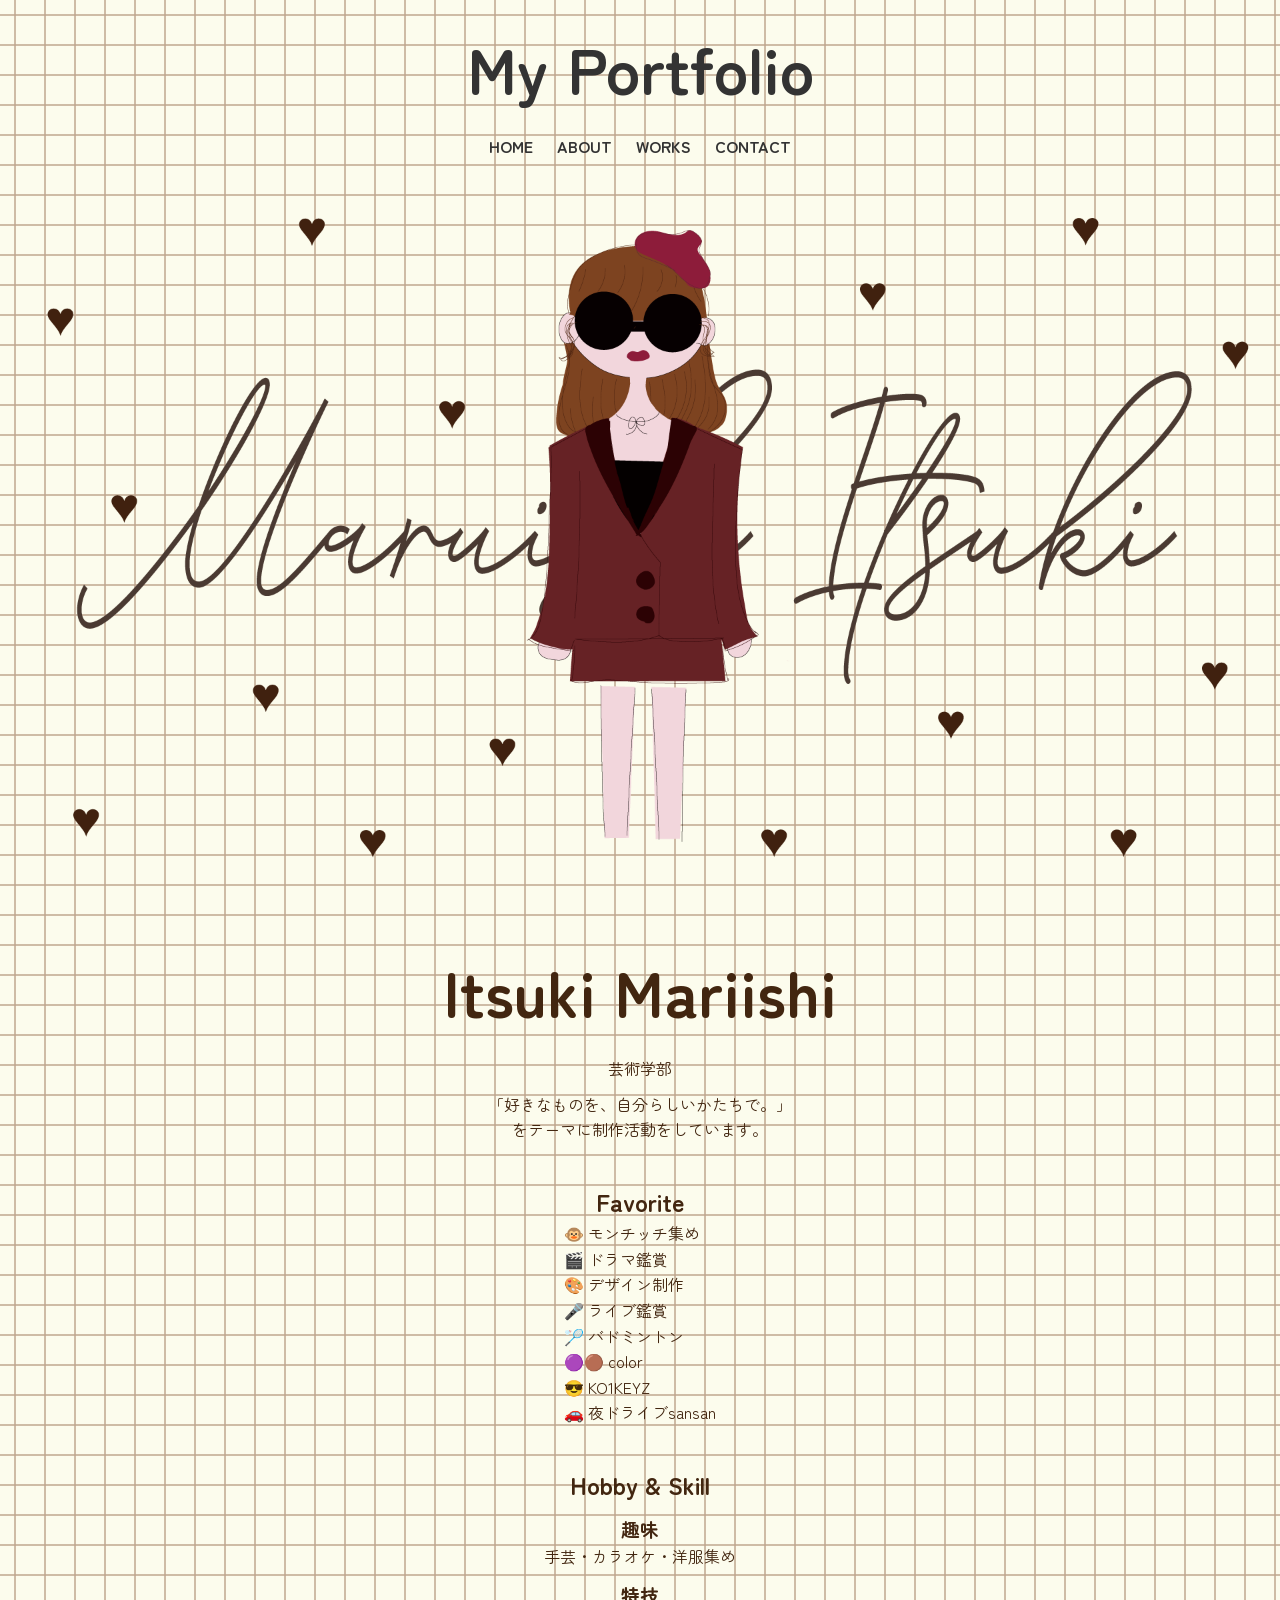
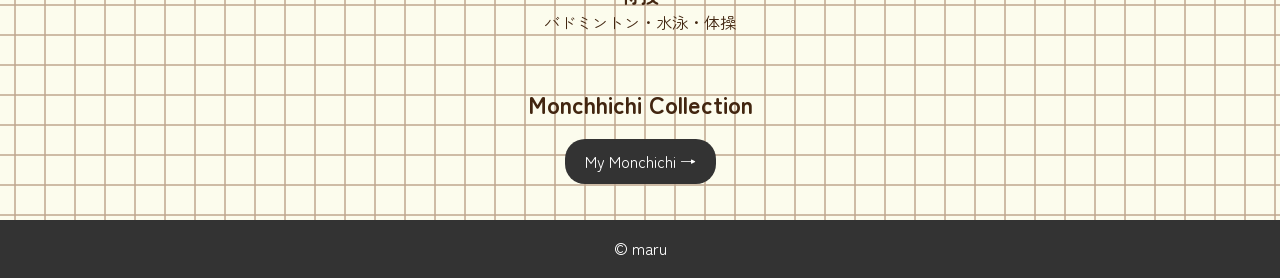
<file: about.html>
<!DOCTYPE html>
<html lang="ja">

<head>
	<meta charset="UTF-8">
	<meta name="viewport" content="width=device-width, initial-scale=1.0">
	<title>ABOUT | Single Column Web Page</title>
	<link rel="stylesheet" href="style.css">
	<link rel="preconnect" href="https://fonts.googleapis.com">
	<link rel="preconnect" href="https://fonts.gstatic.com" crossorigin>
	<link href="https://fonts.googleapis.com/css2?family=Zen+Maru+Gothic&display=swap" rel="stylesheet">
</head>

<body id="about">
	<div id="wrap">
		<header>
			<h1><a href="index.html">My Portfolio</a></h1>

			<input type="checkbox" id="navBtn">  
			<label for="navBtn" class="open"><span></span></label>

			<nav>
				<ul>
					<li><a href="index.html">HOME</a></li>
					<li><a href="about.html">ABOUT</a></li>
					<li><a href="works.html">WORKS</a></li>
					<li><a href="contact.html">CONTACT</a></li>
				</ul>
			</nav>
			<picture>
				<source media="(max-width: 599px)" srcset="images/gry-s.png">
				<source media="(min-width: 600px)" srcset="images/gry-p.png">
				<img src="images/gry-p.png" alt="メインビジュアル">
			</picture>
		</header>

		<main>
			<section class="about-content">
				<div>
					<h2>Itsuki Mariishi</h2>
					<p>芸術学部</p>
					<p style="margin-top: 10px;">
						「好きなものを、自分らしいかたちで。」<br>
						をテーマに制作活動をしています。
					</p>
				</div>
			</section>

			<section>
				<h2>Favorite</h2>
				<ul>
					<li>🐵 モンチッチ集め</li>
					<li>🎬 ドラマ鑑賞</li>
					<li>🎨 デザイン制作</li>
					<li>🎤 ライブ鑑賞</li>
					<li>🏸 バドミントン</li>
					<li>🟣🟤 color</li>
					<li>😎 KO1KEYZ</li>
					<li>🚗 夜ドライブsansan</li>
				</ul>
			</section>

			<section>
				<h2>Hobby & Skill</h2>
				<div class="card">
					<h3>趣味</h3>
					<p>手芸・カラオケ・洋服集め</p>
				</div>
				<div class="card">
					<h3>特技</h3>
					<p>バドミントン・水泳・体操</p>
				</div>
			</section>

			<section style="text-align: center;">
				<h2>Monchhichi Collection</h2>
				<a href="monchhichi.html" class="collection-btn" style="display: inline-block; margin-top: 15px; padding: 10px 20px; background: #333; color: #fff; border-radius: 20px;">
					My Monchichi →
				</a>
			</section>
		</main>

		<footer>
			<p>© maru </p>
		</footer>
	</div>
</body>

</html>
</file>
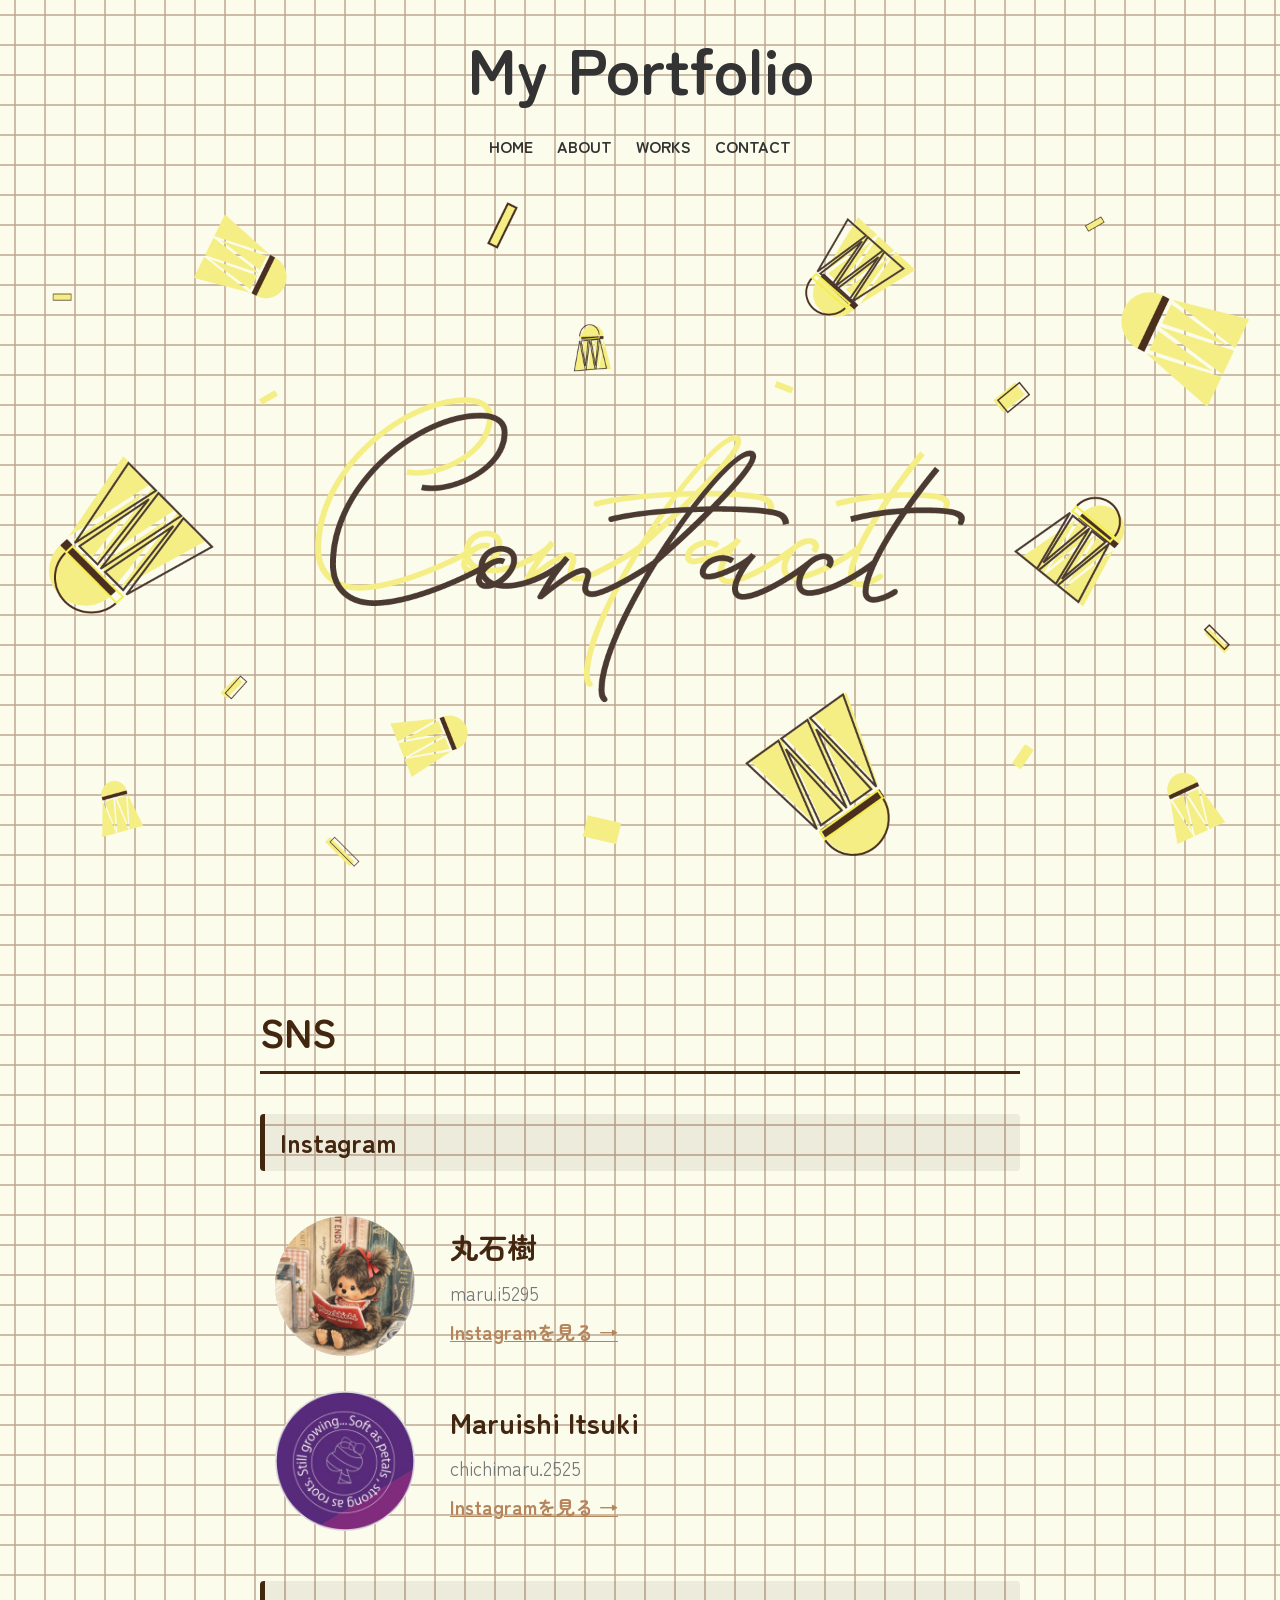
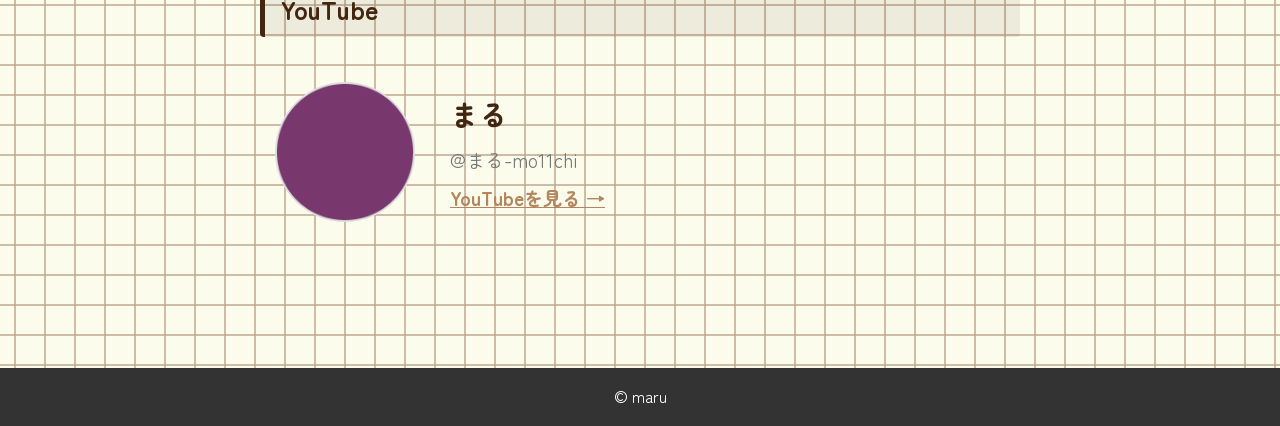
<file: contact.html>
<!DOCTYPE html>
<html lang="ja">

<head>
	<meta charset="UTF-8">
	<meta name="viewport" content="width=device-width, initial-scale=1.0">
	<title>CONTACT | Single Column Web Page</title>
	<link rel="stylesheet" href="style.css">
	<link rel="preconnect" href="https://fonts.googleapis.com">
<link rel="preconnect" href="https://fonts.gstatic.com" crossorigin>
<link href="https://fonts.googleapis.com/css2?family=Zen+Maru+Gothic&display=swap" rel="stylesheet">
</head>

<body id="contact">
	<div id="wrap">
	<header>
		<h1><a href="index.html">My Portfolio</a></h1>

		<input type="checkbox" id="navBtn">  
		<label for="navBtn" class="open"><span></span></label>

		<nav>
			<ul>
				<li><a href="index.html">HOME</a></li>
				<li><a href="about.html">ABOUT</a></li>
				<li><a href="works.html">WORKS</a></li>
				<li><a href="contact.html">CONTACT</a></li>
			</ul>
		</nav>
		<picture>
		  <source media="(max-width: 599px)" srcset="images/bam-s.png">
		  <source media="(min-width: 600px)" srcset="images/bam-p.png">
		  <img src="images/bam-p.png" alt="メインビジュアル">
		</picture>
	</header>

			<main>
		<section class="sns-section">
			<h2>SNS</h2>
			<div class="sns-container">
				
				<!-- インスタのグループ -->
				<div class="sns-group">
					<h3 class="sns-type-title">Instagram</h3>
					
					<!-- インスタ1つ目 -->
					<div class="sns-item">
						<div class="sns-icon">
							<img src="images/mon.png" alt="Instagram 1">
						</div>
						<div class="sns-info">
							<h4>丸石樹</h4>
							<p class="account-id">maru.i5295</p>
							<a href="https://instagram.com/maru.i5295" target="_blank" class="sns-link">Instagramを見る →</a>
						</div>
					</div>

					<!-- インスタ2つ目 -->
					<div class="sns-item">
						<div class="sns-icon">
							<img src="images/chi.png" alt="Instagram 2">
						</div>
						<div class="sns-info">
							<h4>Maruishi Itsuki</h4>
							<p class="account-id">chichimaru.2525</p>
							<a href="https://instagram.com/chichimaru.2525" target="_blank" class="sns-link">Instagramを見る →</a>
						</div>
					</div>
				</div>

				<!-- YouTubeのグループ -->
				<div class="sns-group">
					<h3 class="sns-type-title">YouTube</h3>
					
					<!-- YouTube -->
					<div class="sns-item">
						<div class="sns-icon">
							<img src="images/mur.png" alt="YouTube">
						</div>
						<div class="sns-info">
							<h4>まる</h4>
							<p class="account-id">@まる-mo11chi</p>
							<a href="https://youtube.com/@まる-mo11chi" target="_blank" class="sns-link">YouTubeを見る →</a>
						</div>
					</div>
				</div>

			</div>
		</section>
	</main>

	<footer>
		<p>© maru </p>
	</footer>
</div>
</body>

</html>
</file>
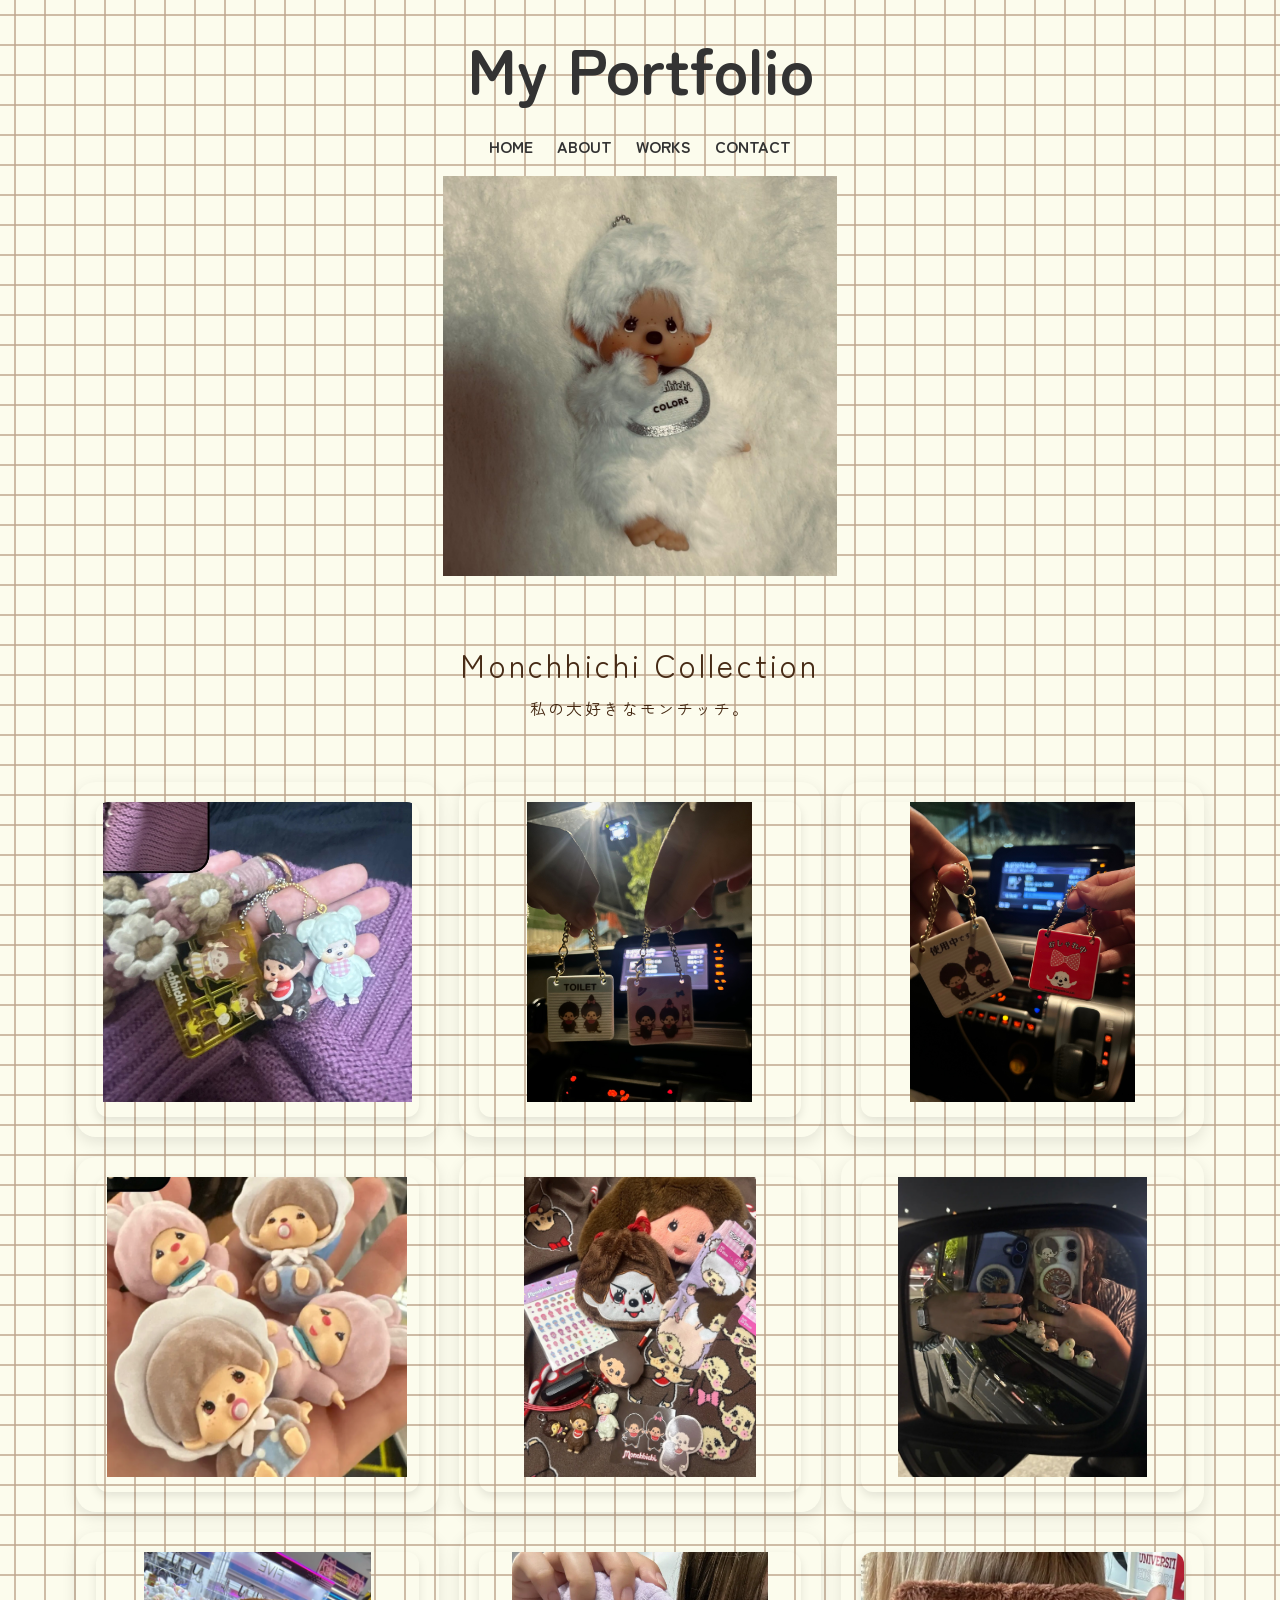
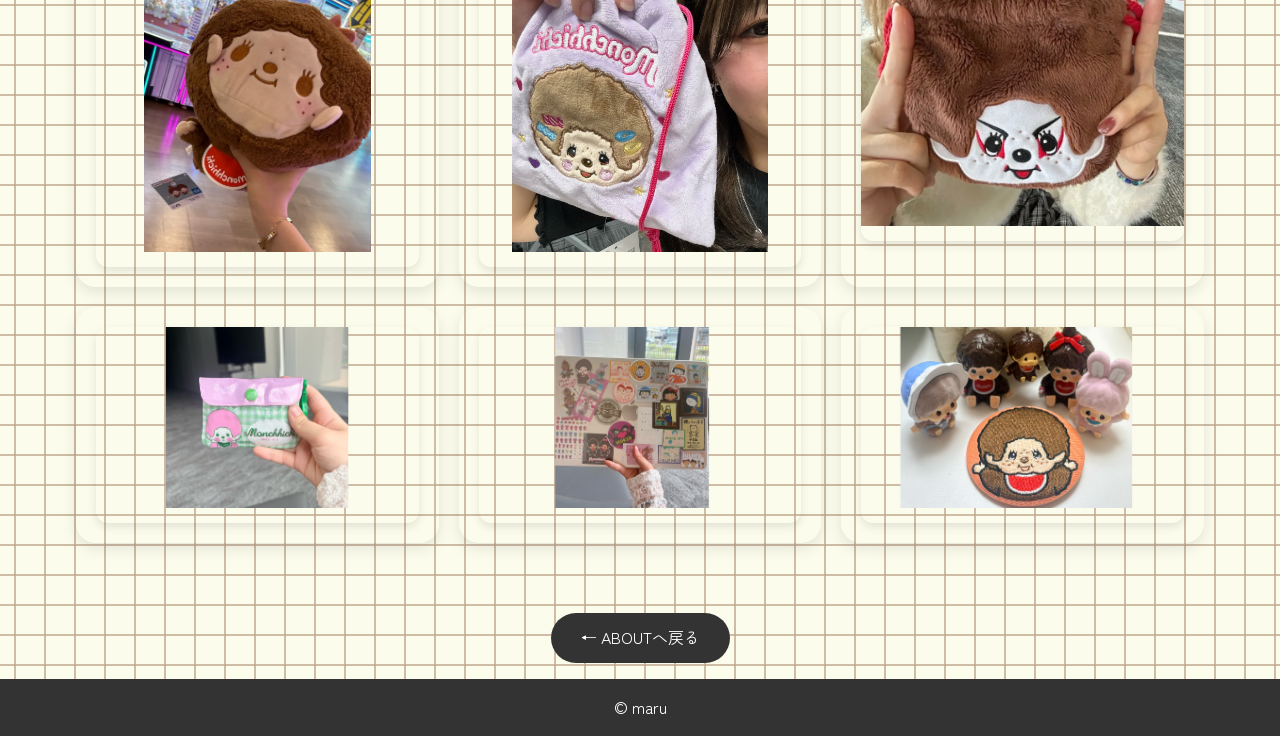
<file: monchhichi.html>
<!DOCTYPE html>
<html lang="ja">

<head>
  <meta charset="UTF-8">
  <meta name="viewport" content="width=device-width, initial-scale=1.0">
  <title>MONCHHICHI COLLECTION</title>
  <link rel="stylesheet" href="style.css">
  <link rel="preconnect" href="https://fonts.googleapis.com">
<link rel="preconnect" href="https://fonts.gstatic.com" crossorigin>
<link href="https://fonts.googleapis.com/css2?family=Zen+Maru+Gothic&display=swap" rel="stylesheet">
</head>

<body id="monchhichi">

<div id="wrap">

  <header>

    <h1><a href="index.html">My Portfolio</a></h1>

    <input type="checkbox" id="navBtn">
    <label for="navBtn" class="open"><span></span></label>

    <nav>
      <ul>
        <li><a href="index.html">HOME</a></li>
        <li><a href="about.html">ABOUT</a></li>
        <li><a href="works.html">WORKS</a></li>
        <li><a href="contact.html">CONTACT</a></li>
      </ul>
    </nav>

    <picture>
      <source media="(max-width: 599px)" srcset="images/IMG_8203.jpeg">
      <source media="(min-width: 600px)" srcset="images/IMG_8203.jpeg">
      <img src="images/IMG_8203.jpeg" alt="モンチッチコレクション">
    </picture>

  </header>

  <main>

    <section class="intro">
      <h2>Monchhichi Collection</h2>
      <p>私の大好きなモンチッチ。</p>
    </section>

    <section class="container">

      <div class="mon-card">
        <a href="images/IMG_0868.jpeg" target="_blank">
          <img src="images/IMG_0868.jpeg" alt="モンチッチ1">
        </a>
      </div>

      <div class="mon-card">
        <a href="images/IMG_2882.jpeg" target="_blank">
          <img src="images/IMG_2882.jpeg" alt="モンチッチ2">
        </a>
      </div>

      <div class="mon-card">
        <a href="images/IMG_2885.jpeg" target="_blank">
          <img src="images/IMG_2885.jpeg" alt="モンチッチ3">
        </a>
      </div>

      <div class="mon-card">
        <a href="images/IMG_7412.png" target="_blank">
          <img src="images/IMG_7412.png" alt="モンチッチ4">
        </a>
      </div>

      <div class="mon-card">
        <a href="images/IMG_8315.jpeg" target="_blank">
          <img src="images/IMG_8315.jpeg" alt="モンチッチ4">
        </a>
      </div>

      <div class="mon-card">
        <a href="images/IMG_8316.jpeg" target="_blank">
          <img src="images/IMG_8316.jpeg" alt="モンチッチ4">
        </a>
      </div>

      <div class="mon-card">
        <a href="images/IMG_8317.jpeg" target="_blank">
          <img src="images/IMG_8317.jpeg" alt="モンチッチ4">
        </a>
      </div>

      <div class="mon-card">
        <a href="images/IMG_8318.jpeg" target="_blank">
          <img src="images/IMG_8318.jpeg" alt="モンチッチ4">
        </a>
      </div>

      <div class="mon-card">
        <a href="images/IMG_8319.jpeg" target="_blank">
          <img src="images/IMG_8319.jpeg" alt="モンチッチ4">
        </a>
      </div>

      <div class="mon-card">
        <a href="images/003.png" target="_blank">
          <img src="images/003.png" alt="モンチッチ4">
        </a>
      </div>

      <div class="mon-card">
        <a href="images/002.png" target="_blank">
          <img src="images/002.png" alt="モンチッチ4">
        </a>
      </div>

      <div class="mon-card">
        <a href="images/001.png" target="_blank">
          <img src="images/001.png" alt="モンチッチ4">
        </a>
      </div>

    </section>

    <div class="back-btn">
      <a href="about.html">← ABOUTへ戻る</a>
    </div>

  </main>

  <footer>
    <p>© maru </p>
  </footer>

</div>

</body>
</html>
</file>
<file: style.css>
@charset "UTF-8";

* {
  margin: 0;
  padding: 0;
  list-style: none;
  text-decoration: none;
  box-sizing: border-box;
}

img {
  width: 100%;
  height: auto;
  object-fit: contain;
}

body {
  font-family: "Zen Maru Gothic", 'Arial', sans-serif;
  line-height: 1.6;
  color: #422610;
  height: 100%;
  background: url(images/h.png);
}

#wrap {
  display: flex;
  flex-direction: column;
  min-height: 100vh;
  overflow: hidden;
}

/* header */
header {
  position: relative;
}

header h1 {
  text-align: center;
  padding: 1rem;
  font-size: 2rem;
}

header h1 a {
  color: #333;
}

#navBtn {
  display: none;
}

.open {
  cursor: pointer;
  position: absolute;
  top: 10px;
  right: 10px;
  display: block;
  z-index: 100;
  width: 40px;
  height: 40px;
  border: 1px solid #CCC;
  border-radius: 2px;
}

/* humburger button */
.open::before,
.open::after {
  content: "";
}

.open span,
.open::before,
.open::after {
  content: "";
  position: absolute;
  top: 18px;
  left: 30%;
  width: 40%;
  border-bottom: 2px solid #333;
  transition: transform .5s;
}

.open::before {
  transform: translateY(-8px);
}

.open::after {
  transform: translateY(8px);
}

/* close button */
#navBtn:checked + .open {
  background: #555;
}

#navBtn:checked + .open span {
  transform: scaleX(0);
}

#navBtn:checked + .open::before {
  transform: rotate(45deg);
}

#navBtn:checked + .open::after {
  transform: rotate(-45deg);
}

#navBtn:checked + .open span,
#navBtn:checked + .open::before,
#navBtn:checked + .open::after {
  border-bottom-color: #EEE;
}

nav {
  height: 100vh;
  width: 300px;
  position: absolute;
  top: 0;
  right: -300px;
  z-index: 50;
  background-color: rgba(0, 0, 0, .5);
  transition: transform .5s;
}

#navBtn:checked ~ nav {
  display: block;
  transform: translateX(-300px);
}

nav ul {
  list-style: none;
  padding-bottom: 1rem;
  text-align: center;
}

nav ul li {
  margin: 0 10px;
  padding: 10px 0;
}

nav ul li a {
  text-decoration: none;
  font-weight: bold;
  color: #EEE;
}

/* main contents */
main {
  padding: 1rem;
  max-width: 1200px;
  width: 100%;
  margin: 0 auto;
  flex-grow: 1;
}

section {
  padding: 20px;
  width: 100%;
}

.container {
  display: grid;
  grid-template-columns: 1fr;
  gap: 20px;
}

/* footer */
footer {
  background: #333;
  color: #fff;
  text-align: center;
  padding: 1rem;
  width: 100%;
}

/* タブレット用 */
@media all and (min-width: 600px) {
  .container {
    grid-template-columns: 1fr 1fr;
  }
}

/* コンピュータ用 */
@media all and (min-width: 1025px) {
  header h1 {
    font-size: 4rem;
  }

  nav {
    display: block;
    height: auto;
    width: 100%;
    position: static;
    background-color: transparent;
  }
  
  nav ul li {
    display: inline-block;
    padding: 0;
  }

  nav ul li a {
    color: #333;
  }

  #navBtn,
  .open {
    display: none;
  }

  .container {
    grid-template-columns: 1fr 1fr 1fr;
  }
}

/* イントロダクション（文字を中央揃えにする設定） */
.intro {
  display: block;
  background: transparent !important;
  text-align: center;
  padding: 40px 20px; /* 余白を少し調整して見やすくしました */
  width: 100%;
}

.intro h2 {
  font-size: 2rem;
  font-weight: normal;
  line-height: 2;
  letter-spacing: .1em;
  color: #472b16;
  text-align: center;
}

.intro p {
  font-size: 1rem;
  letter-spacing: 0.15em;
  text-align: center;
}

/* モンチッチページ */

.mon-card {
  text-align: center;
  padding: 20px;
  border-radius: 20px;
  box-shadow: 0 5px 15px rgba(0,0,0,.1);
}

.mon-card img {
  width: 100%;
  max-width: 100%;      /* 💡枠いっぱいに広げるか、真ん中に寄せる */
  height: auto;
  margin: 0 auto 15px;  /* 💡「0 auto」で左右中央揃えにする */
  display: block;       /* 💡ブロック要素にして中央揃えを効かせる */
  object-fit: contain;
}

.mon-card h3 {
  color: #3c220e;
  margin-bottom: 10px;
}

.back-btn {
  text-align: center;
  margin-top: 50px;
}

.back-btn a {
  display: inline-block;
  padding: 12px 30px;
  background: #333;
  color: #fff;
  border-radius: 30px;
  transition: .3s;
}

.back-btn a:hover {
  transform: translateY(-3px);
}

.about-content {
  text-align: center;
}
/* ABOUTページ全体のテキストとコンテンツを中央に寄せる */
#about main section {
  text-align: center;
}

/* Favoriteのリスト（箇条書き）のポッチと文字を左揃えのまま中央に寄せる */
#about section ul {
  display: inline-block;
  text-align: left;
}

/* Hobby & Skillのカードを中央に寄せる */
#about .card {
  margin: 10px auto;
  max-width: 400px; /* カードの見栄えに合わせた幅（お好みで調整してください） */
}
/* ABOUTページの名前（Itsuki Mariishi）を大きくする */
.about-content h2 {
  font-size: 4rem; /* 数字を大きくするとさらに巨大になります（例: 4rem, 50px など） */
  margin-bottom: 15px; /* 名前と下の「芸術学部」の間の余白（お好みで調整してください） */
}

/* ==============================================
   CONTACTページ用のSNSレイアウト（グループ分け対応）
============================================== */
.sns-section {
  text-align: left !important;
  max-width: 800px;            
  margin: 60px auto;           
}

/* 一番上の大きな「SNS」の題名 */
.sns-section h2 {
  text-align: left;
  font-size: 2.5rem;           
  border-bottom: 3px solid #422610; 
  padding-bottom: 8px;
  margin-bottom: 40px;         
}

/* Instagram、YouTubeごとのグループ */
.sns-group {
  display: flex;
  flex-direction: column;
  gap: 35px;                   /* アカウント同士の間隔 */
  margin-bottom: 50px;         /* インスタとYouTubeの間の大きな隙間 */
}

/* 「Instagram」「YouTube」という小見出し */
.sns-type-title {
  font-size: 1.6rem;
  color: #422610;
  background-color: rgba(66, 38, 16, 0.08); /* ほんのり背景色をつけて分かりやすく */
  padding: 8px 15px;
  border-left: 5px solid #422610;            /* 左側に縦線をプラス */
  border-radius: 4px;
  margin-bottom: 10px;
}

/* 左にアイコン、右に情報の横並び */
.sns-item {
  display: flex;
  align-items: center; 
  gap: 35px;           
  padding-left: 15px;  /* 小見出しの縦線に合わせて少し右にずらす */
}

/* アイコンを大きく丸くする設定 */
.sns-icon {
  width: 140px;        
  height: 140px;       
  flex-shrink: 0;      
  border-radius: 50%;  
  overflow: hidden;
  background-color: #e0e0e0; 
}

.sns-icon img {
  width: 100%;
  height: 100%;
  object-fit: cover;   
}

/* 右側のテキスト情報 */
.sns-info {
  display: flex;
  flex-direction: column;
  gap: 8px;            
}

/* 各アカウントのニックネーム・チャンネル名 */
.sns-info h4 {
  font-size: 1.8rem;   
  color: #422610;
}

/* アカウントID（@〜） */
.sns-info .account-id {
  font-size: 1.2rem;   
  color: #777;
}

/* リンクボタンの見た目 */
.sns-link {
  font-size: 1.2rem;   
  color: #b5865d;      
  font-weight: bold;
  text-decoration: underline;
}

.sns-link:hover {
  color: #422610;
}
/* ==============================================
   WORKS & モンチッチ ギャラリー調整
============================================== */
/* ギャラリー全体の配置調整 */
.work-gallery {
  margin-top: 20px;
  margin-bottom: 50px;
}

/* 各画像カードの見た目（角丸と中央揃え） */
.work-card, .mon-card {
  text-align: center;
  background: transparent; /* 背景を透明に */
}

/* 画像を囲むリンクの設定 */
.work-card a, .mon-card a {
  display: block;
  overflow: hidden;
  border-radius: 12px; /* 画像の角を少し丸くする */
  box-shadow: 0 4px 10px rgba(0, 0, 0, 0.1); /* ほんのり影をつけて立体感をもたせる */
  transition: transform 0.3s ease; /* マウスを乗せた時のアニメーション */
}

/* マウスを画像に乗せたときに少し浮き上がる演出 */
.work-card a:hover, .mon-card a:hover {
  transform: translateY(-5px);
}

/* 画像自体のサイズ感を統一する */
.work-card img, .mon-card img {
  width: 100%;
  height: auto;          /* 💡高さを自動にして画像の比率を保つ */
  max-height: 300px;     /* 💡大きくなりすぎないように最大の高さを指定（お好みで調整OK） */
  object-fit: contain;  /* 💡切らずに全形を収める設定 */
  display: block;
}

/* 画像の下にある作品名・タイトルの文字 */
.work-card h3, .mon-card h3 {
  font-size: 1.1rem;
  color: #422610;
  margin-top: 15px;    /* 画像との隙間 */
  font-weight: normal;
  letter-spacing: 0.05em;
}

/* ==============================================
   1段に1つずつ・中央揃えレイアウト（動画＆サイトリンク）
============================================== */

/* セクション全体の余白設定 */
.single-column-section {
  max-width: 700px; /* 見やすいように幅を700pxに制限（お好みの幅に調整可） */
  margin: 50px auto; /* 上下に余白を空け、左右中央揃えにする */
  padding: 0 20px;
  text-align: center;
}

.single-column-section h2 {
  font-size: 1.5rem;
  color: #422610;
  margin-bottom: 30px;
  letter-spacing: 0.1em;
}

/* 各コンテンツ（動画・画像カード）を1つずつ縦並び＆中央配置 */
.media-item {
  margin-bottom: 40px; /* 各コンテンツの間のすきま */
  display: flex;
  flex-direction: column;
  align-items: center; /* 左右中央揃え */
}

/* 動画プレイヤーのスタイル */
.media-item video {
  width: 100%;
  max-width: 650px;
  border-radius: 12px; /* 少し角丸にする */
  box-shadow: 0 4px 12px rgba(0, 0, 0, 0.1); /* ほんのり影をつける */
  outline: none;
}

/* サイトリンク画像のスタイル */
.media-item.site-card a {
  display: block;
  width: 100%;
  max-width: 650px;
  border-radius: 12px;
  overflow: hidden;
  box-shadow: 0 4px 12px rgba(0, 0, 0, 0.1);
  transition: transform 0.3s ease, box-shadow 0.3s ease;
}

/* マウスを乗せた時に浮き上がるアニメーション */
.media-item.site-card a:hover {
  transform: translateY(-5px);
  box-shadow: 0 8px 20px rgba(0, 0, 0, 0.15);
}

/* サイトリンクの画像が歪まないように調整 */
.media-item.site-card img {
  width: 100%;
  height: auto;
  display: block;
  object-fit: contain;
}

/* 各タイトルの文字スタイル */
.media-item h3 {
  font-size: 1.1rem;
  color: #422610;
  margin-top: 15px;
  font-weight: normal;
}
/* モンチッチページのメインビジュアル画像サイズ調整 */
#monchhichi header picture img {
  width: 100%;
  max-height: 400px;
  object-fit: contain;
  margin: 0 auto;
  display: block;
}
</file>
